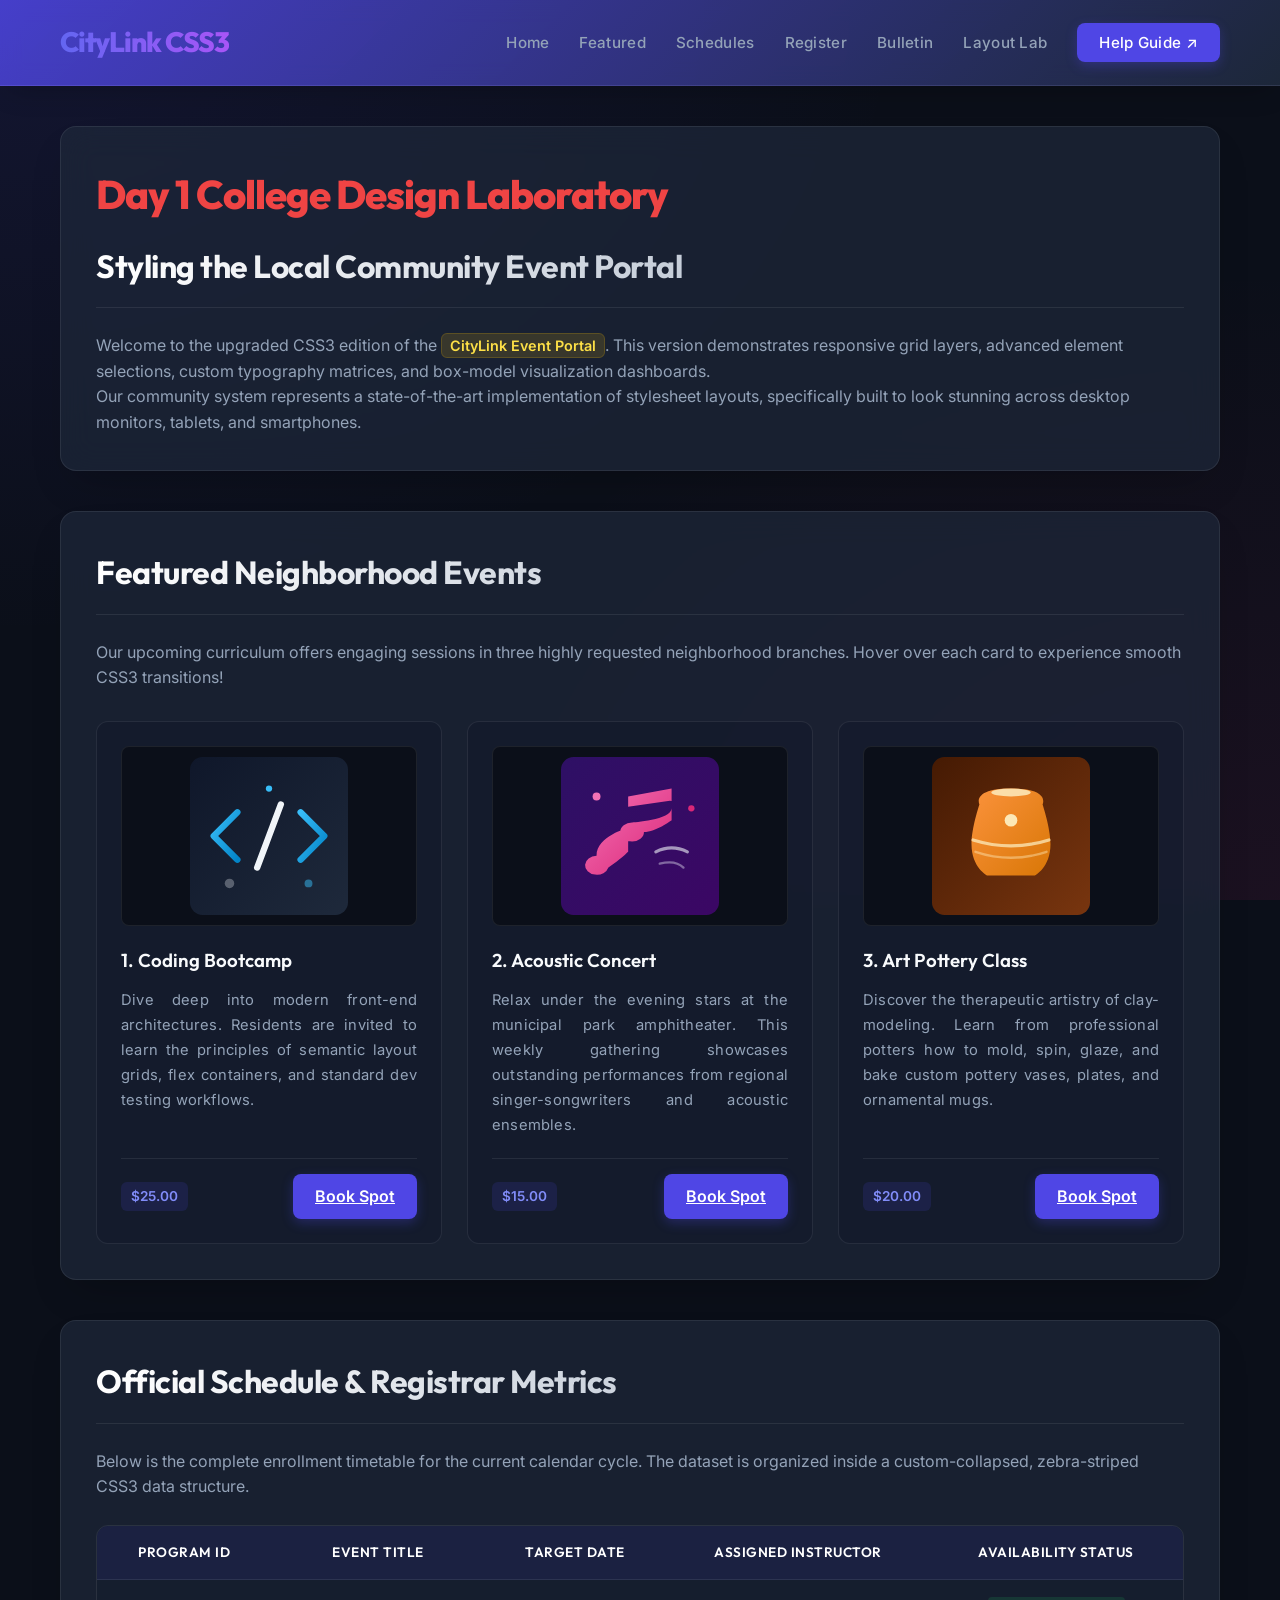
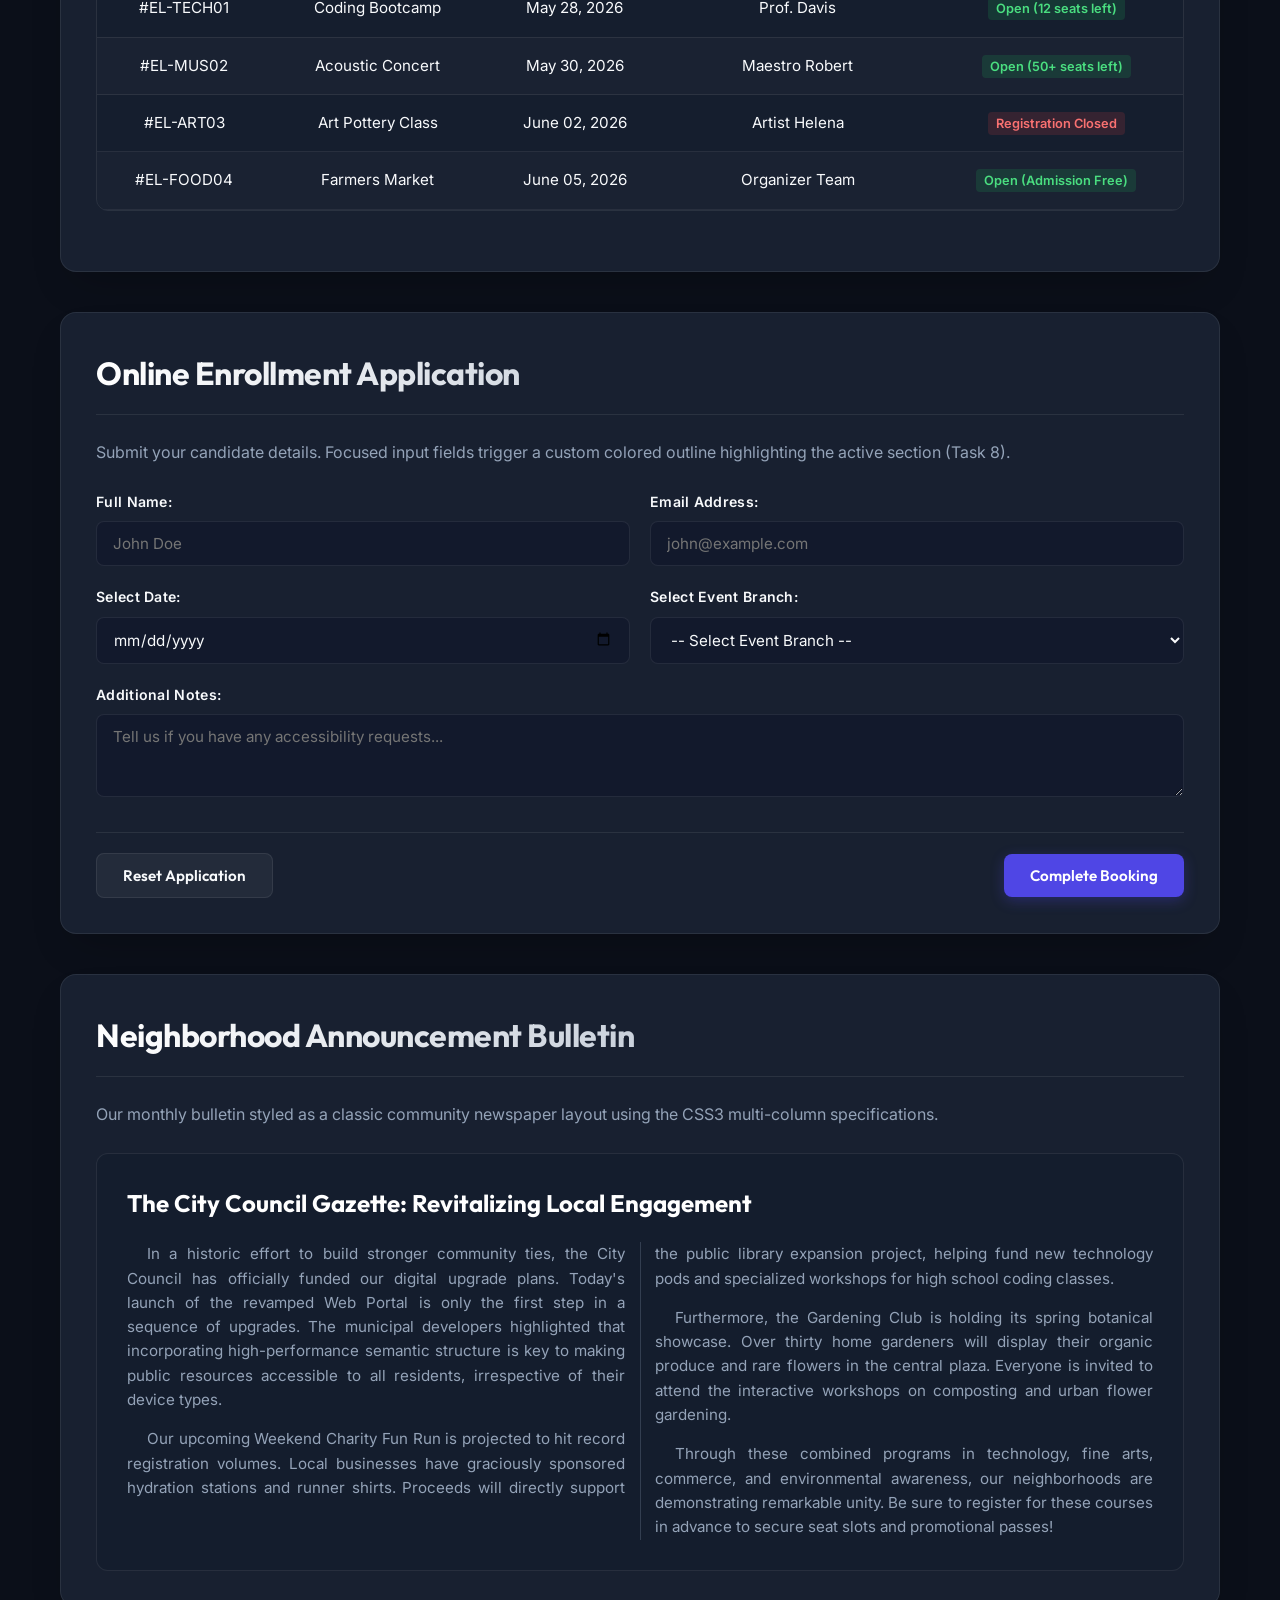
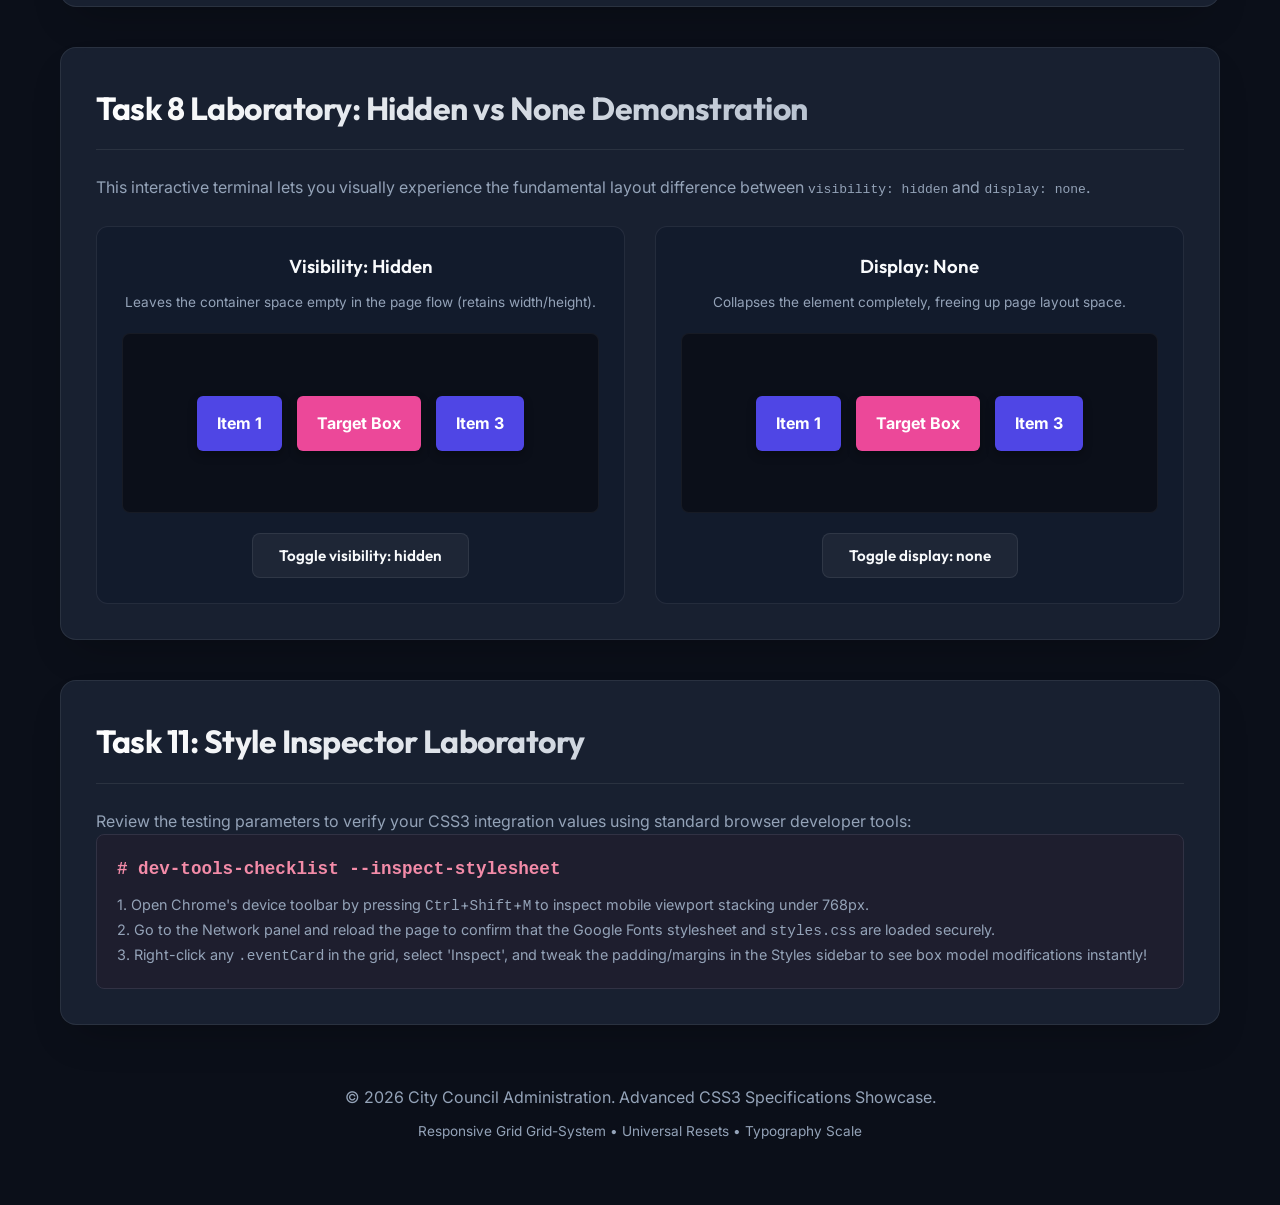
<file: Module_1_CSS3/index.html>
<!DOCTYPE html>
<html lang="en">
<head>
    <meta charset="UTF-8">
    <meta name="viewport" content="width=device-width, initial-scale=1.0">
    <title>CSS3 Local Community Event Portal</title>
    
    <!-- Task 1: Link to external stylesheet styles.css -->
    <link rel="stylesheet" href="styles.css">
    
    <!-- Task 1: Use an embedded <style> tag in the <head> to define body background parameters -->
    <style>
        /* Fallback properties and custom base styles for body load */
        body {
            /* Fallback color if the main gradient/image is slow to load */
            background-color: #0b0f19;
        }
        
        /* Task 3: Demonstration of an inline override and helper selector */
        .inline-override-guide {
            border-left: 3px solid #ff3b30;
            padding-left: 10px;
            margin-bottom: 20px;
        }
    </style>
</head>
<body>

    <!-- ========================================== -->
    <!-- Navigation & Header (Task 3 ID selector)   -->
    <!-- ========================================== -->
    <header id="mainHeader">
        <div class="header-container">
            <div class="logo">CityLink CSS3</div>
            <!-- Task 6: Nav menus using unstyled lists adjusted with spacing -->
            <nav id="mainNav">
                <ul>
                    <li><a href="#welcome">Home</a></li>
                    <li><a href="#gallery">Featured</a></li>
                    <li><a href="#table">Schedules</a></li>
                    <li><a href="#registration">Register</a></li>
                    <li><a href="#newsletter">Bulletin</a></li>
                    <li><a href="#sandbox">Layout Lab</a></li>
                    <li><a href="help.html" target="_blank" class="cta-button">Help Guide ↗</a></li>
                </ul>
            </nav>
        </div>
    </header>

    <!-- ========================================== -->
    <!-- Main Content Container                     -->
    <!-- ========================================== -->
    <main>
        
        <!-- Section 1: Welcome & Overview -->
        <section id="welcome" class="section-card">
            <!-- Task 1: Apply an inline style to make one heading red -->
            <h1 style="color: #ef4444; font-family: 'Outfit', sans-serif; font-size: 2.5rem; font-weight: 800; letter-spacing: -1px; margin-bottom: 15px;">
                Day 1 College Design Laboratory
            </h1>
            
            <h2 class="gradient-header">Styling the Local Community Event Portal</h2>
            <p class="highlight-lead">
                Welcome to the upgraded CSS3 edition of the <span class="highlight">CityLink Event Portal</span>. This version demonstrates responsive grid layers, advanced element selections, custom typography matrices, and box-model visualization dashboards.
            </p>
            <p>
                Our community system represents a state-of-the-art implementation of stylesheet layouts, specifically built to look stunning across desktop monitors, tablets, and smartphones.
            </p>
        </section>

        <!-- Section 2: CSS3 Grid Event Cards (Task 3, 4, 5, 8) -->
        <section id="gallery" class="section-card">
            <h2 class="gradient-header">Featured Neighborhood Events</h2>
            <p>Our upcoming curriculum offers engaging sessions in three highly requested neighborhood branches. Hover over each card to experience smooth CSS3 transitions!</p>
            
            <!-- Grid Container mapping Task 10 layout specs -->
            <div class="events-grid">
                
                <!-- Event Card 1: Coding Bootcamp (Task 3, 4, 8) -->
                <article class="eventCard">
                    <div>
                        <div class="event-card-img-wrapper">
                            <img src="assets/event1.svg" class="event-card-img" alt="Coding gears graphic" id="img-tech">
                        </div>
                        <h3>1. Coding Bootcamp</h3>
                        <p class="event-card-desc">
                            Dive deep into modern front-end architectures. Residents are invited to learn the principles of semantic layout grids, flex containers, and standard dev testing workflows.
                        </p>
                    </div>
                    <div class="event-card-meta">
                        <span class="event-fee-badge">$25.00</span>
                        <a href="#registration" class="cta-button" onclick="selectEvent('tech')">Book Spot</a>
                    </div>
                </article>

                <!-- Event Card 2: Acoustic Concert (Task 3, 4, 8) -->
                <article class="eventCard">
                    <div>
                        <div class="event-card-img-wrapper">
                            <img src="assets/event2.svg" class="event-card-img" alt="Acoustic music notes graphic" id="img-music">
                        </div>
                        <h3>2. Acoustic Concert</h3>
                        <p class="event-card-desc">
                            Relax under the evening stars at the municipal park amphitheater. This weekly gathering showcases outstanding performances from regional singer-songwriters and acoustic ensembles.
                        </p>
                    </div>
                    <div class="event-card-meta">
                        <span class="event-fee-badge">$15.00</span>
                        <a href="#registration" class="cta-button" onclick="selectEvent('music')">Book Spot</a>
                    </div>
                </article>

                <!-- Event Card 3: Pottery Class (Task 3, 4, 8) -->
                <article class="eventCard">
                    <div>
                        <div class="event-card-img-wrapper">
                            <img src="assets/event3.svg" class="event-card-img" alt="Pottery wheel graphic" id="img-art">
                        </div>
                        <h3>3. Art Pottery Class</h3>
                        <p class="event-card-desc">
                            Discover the therapeutic artistry of clay-modeling. Learn from professional potters how to mold, spin, glaze, and bake custom pottery vases, plates, and ornamental mugs.
                        </p>
                    </div>
                    <div class="event-card-meta">
                        <span class="event-fee-badge">$20.00</span>
                        <a href="#registration" class="cta-button" onclick="selectEvent('art')">Book Spot</a>
                    </div>
                </article>

            </div>
        </section>

        <!-- Section 3: Advanced Schedules Table (Task 7) -->
        <section id="table" class="section-card">
            <h2 class="gradient-header">Official Schedule & Registrar Metrics</h2>
            <p>Below is the complete enrollment timetable for the current calendar cycle. The dataset is organized inside a custom-collapsed, zebra-striped CSS3 data structure.</p>
            
            <div class="table-container">
                <table class="admin-table">
                    <thead>
                        <tr>
                            <th>Program ID</th>
                            <th>Event Title</th>
                            <th>Target Date</th>
                            <th>Assigned Instructor</th>
                            <th>Availability Status</th>
                        </tr>
                    </thead>
                    <tbody>
                        <tr>
                            <td>#EL-TECH01</td>
                            <td>Coding Bootcamp</td>
                            <td>May 28, 2026</td>
                            <td>Prof. Davis</td>
                            <td><span class="status-indicator open">Open (12 seats left)</span></td>
                        </tr>
                        <tr>
                            <td>#EL-MUS02</td>
                            <td>Acoustic Concert</td>
                            <td>May 30, 2026</td>
                            <td>Maestro Robert</td>
                            <td><span class="status-indicator open">Open (50+ seats left)</span></td>
                        </tr>
                        <tr>
                            <td>#EL-ART03</td>
                            <td>Art Pottery Class</td>
                            <td>June 02, 2026</td>
                            <td>Artist Helena</td>
                            <td><span class="status-indicator full">Registration Closed</span></td>
                        </tr>
                        <tr>
                            <td>#EL-FOOD04</td>
                            <td>Farmers Market</td>
                            <td>June 05, 2026</td>
                            <td>Organizer Team</td>
                            <td><span class="status-indicator open">Open (Admission Free)</span></td>
                        </tr>
                    </tbody>
                </table>
            </div>
        </section>

        <!-- Section 4: Grid-based Registration Form (Task 5 & 8 outline highlights) -->
        <section id="registration" class="section-card">
            <h2 class="gradient-header">Online Enrollment Application</h2>
            <p>Submit your candidate details. Focused input fields trigger a custom colored outline highlighting the active section (Task 8).</p>
            
            <form id="registrationForm" onsubmit="handleFormSubmit(event)">
                <div class="form-group">
                    <label for="name">Full Name:</label>
                    <input type="text" id="name" placeholder="John Doe" required>
                </div>
                
                <div class="form-group">
                    <label for="email">Email Address:</label>
                    <input type="email" id="email" placeholder="john@example.com" required>
                </div>
                
                <div class="form-group">
                    <label for="date">Select Date:</label>
                    <input type="date" id="date" required>
                </div>
                
                <div class="form-group">
                    <label for="eventSelect">Select Event Branch:</label>
                    <select id="eventSelect" required>
                        <option value="" disabled selected>-- Select Event Branch --</option>
                        <option value="tech">Coding Bootcamp ($25)</option>
                        <option value="music">Acoustic Concert ($15)</option>
                        <option value="art">Art Pottery Class ($20)</option>
                    </select>
                </div>
                
                <div class="form-group form-column-full">
                    <label for="comments">Additional Notes:</label>
                    <textarea id="comments" rows="3" placeholder="Tell us if you have any accessibility requests..."></textarea>
                </div>
                
                <div class="form-actions-row">
                    <button type="button" class="secondary-btn" onclick="clearForm()">Reset Application</button>
                    <button type="submit" class="primary-btn">Complete Booking</button>
                </div>
            </form>
        </section>

        <!-- Section 5: Multiple Columns Newspaper Bulletin (Task 9) -->
        <section id="newsletter" class="section-card">
            <h2 class="gradient-header">Neighborhood Announcement Bulletin</h2>
            <p>Our monthly bulletin styled as a classic community newspaper layout using the CSS3 multi-column specifications.</p>
            
            <div class="news-container">
                <h3 class="news-article-title">The City Council Gazette: Revitalizing Local Engagement</h3>
                <!-- Newspaper Column Layout -->
                <article class="newspaper-text">
                    <p>
                        In a historic effort to build stronger community ties, the City Council has officially funded our digital upgrade plans. Today's launch of the revamped Web Portal is only the first step in a sequence of upgrades. The municipal developers highlighted that incorporating high-performance semantic structure is key to making public resources accessible to all residents, irrespective of their device types.
                    </p>
                    <p>
                        Our upcoming Weekend Charity Fun Run is projected to hit record registration volumes. Local businesses have graciously sponsored hydration stations and runner shirts. Proceeds will directly support the public library expansion project, helping fund new technology pods and specialized workshops for high school coding classes.
                    </p>
                    <p>
                        Furthermore, the Gardening Club is holding its spring botanical showcase. Over thirty home gardeners will display their organic produce and rare flowers in the central plaza. Everyone is invited to attend the interactive workshops on composting and urban flower gardening.
                    </p>
                    <p>
                        Through these combined programs in technology, fine arts, commerce, and environmental awareness, our neighborhoods are demonstrating remarkable unity. Be sure to register for these courses in advance to secure seat slots and promotional passes!
                    </p>
                </article>
            </div>
        </section>

        <!-- Section 6: Box Model & Layout Sandbox: visibility: hidden vs display: none (Task 8) -->
        <section id="sandbox" class="section-card">
            <h2 class="gradient-header">Task 8 Laboratory: Hidden vs None Demonstration</h2>
            <p>This interactive terminal lets you visually experience the fundamental layout difference between <code>visibility: hidden</code> and <code>display: none</code>.</p>
            
            <div class="comparison-sandbox">
                
                <!-- Sandbox A: visibility: hidden -->
                <div class="sandbox-card">
                    <h3>Visibility: Hidden</h3>
                    <p class="explain-tag">Leaves the container space empty in the page flow (retains width/height).</p>
                    
                    <div class="sandbox-stage">
                        <div class="sandbox-item">Item 1</div>
                        <div class="sandbox-item target-hidden" id="visibleBox">Target Box</div>
                        <div class="sandbox-item">Item 3</div>
                    </div>
                    
                    <button type="button" class="secondary-btn" id="toggleVisibilityBtn">Toggle visibility: hidden</button>
                </div>

                <!-- Sandbox B: display: none -->
                <div class="sandbox-card">
                    <h3>Display: None</h3>
                    <p class="explain-tag">Collapses the element completely, freeing up page layout space.</p>
                    
                    <div class="sandbox-stage">
                        <div class="sandbox-item">Item 1</div>
                        <div class="sandbox-item target-hidden" id="displayBox">Target Box</div>
                        <div class="sandbox-item">Item 3</div>
                    </div>
                    
                    <button type="button" class="secondary-btn" id="toggleDisplayBtn">Toggle display: none</button>
                </div>

            </div>
        </section>

        <!-- Section 7: Chrome DevTools and Lab Guidelines (Task 11) -->
        <section id="dev-lab" class="section-card">
            <h2 class="gradient-header">Task 11: Style Inspector Laboratory</h2>
            <p>Review the testing parameters to verify your CSS3 integration values using standard browser developer tools:</p>
            
            <div class="dev-lab-box">
                <div class="dev-lab-title"># dev-tools-checklist --inspect-stylesheet</div>
                <p>1. Open Chrome's device toolbar by pressing <kbd>Ctrl</kbd>+<kbd>Shift</kbd>+<kbd>M</kbd> to inspect mobile viewport stacking under 768px.</p>
                <p>2. Go to the Network panel and reload the page to confirm that the Google Fonts stylesheet and <code>styles.css</code> are loaded securely.</p>
                <p>3. Right-click any <code>.eventCard</code> in the grid, select 'Inspect', and tweak the padding/margins in the Styles sidebar to see box model modifications instantly!</p>
            </div>
        </section>

    </main>

    <!-- ========================================== -->
    <!-- Footer Section                             -->
    <!-- ========================================== -->
    <footer>
        <div class="header-container" style="justify-content: center; flex-direction: column; gap: 10px;">
            <p>&copy; 2026 City Council Administration. Advanced CSS3 Specifications Showcase.</p>
            <p style="font-size: 0.85rem; color: var(--text-muted);">Responsive Grid Grid-System • Universal Resets • Typography Scale</p>
        </div>
    </footer>

    <!-- Task 8 Comparison Script -->
    <script src="script.js"></script>
</body>
</html>
</file>
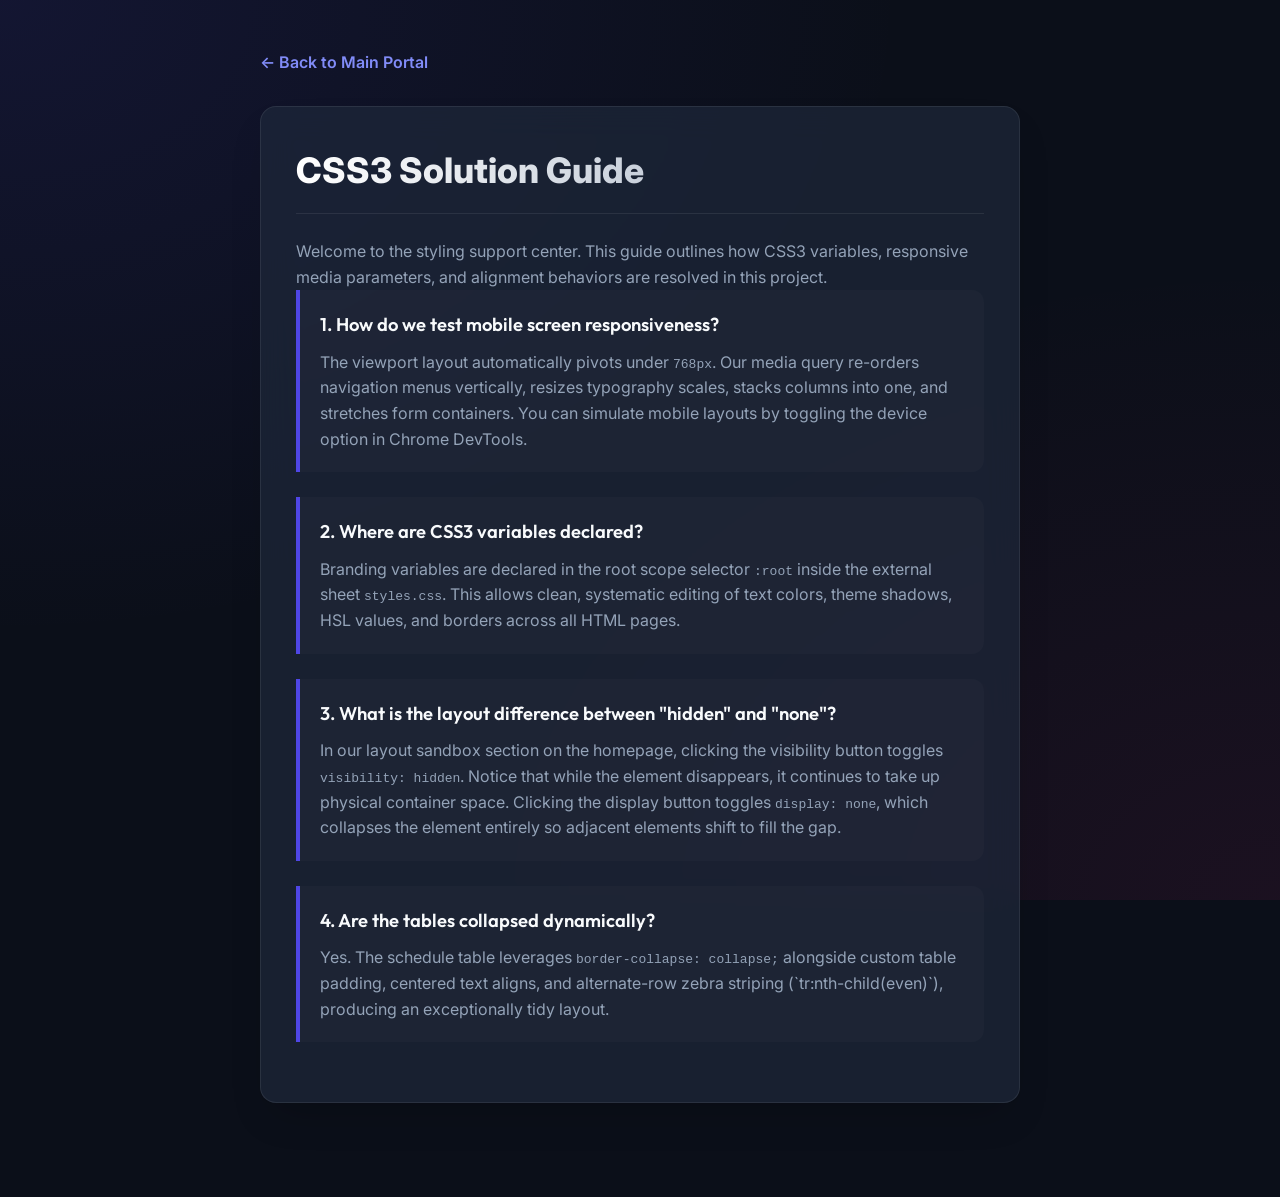
<file: Module_1_CSS3/help.html>
<!DOCTYPE html>
<html lang="en">
<head>
    <meta charset="UTF-8">
    <meta name="viewport" content="width=device-width, initial-scale=1.0">
    <title>Help Center & Styles Guide - CityLink Portal</title>
    <link rel="stylesheet" href="styles.css">
    <style>
        .help-wrapper {
            max-width: 800px;
            margin: 50px auto;
        }
        .help-nav {
            margin-bottom: 30px;
        }
        .help-nav a {
            color: #818cf8;
            text-decoration: none;
            font-weight: 600;
        }
        .help-nav a:hover {
            text-decoration: underline;
        }
        .faq-block {
            margin-bottom: 25px;
            border-left: 4px solid var(--primary);
            padding-left: 20px;
            background: rgba(255,255,255,0.02);
            padding: 20px;
            border-radius: 0 12px 12px 0;
        }
        .faq-block h3 {
            font-size: 1.15rem;
            margin-bottom: 10px;
        }
    </style>
</head>
<body>

    <main class="help-wrapper">
        <div class="help-nav">
            <a href="index.html">← Back to Main Portal</a>
        </div>

        <section class="section-card">
            <h1 class="gradient-header" style="font-size: 2.2rem; font-weight: 800;">CSS3 Solution Guide</h1>
            <p>Welcome to the styling support center. This guide outlines how CSS3 variables, responsive media parameters, and alignment behaviors are resolved in this project.</p>

            <div class="faq-block">
                <h3>1. How do we test mobile screen responsiveness?</h3>
                <p>The viewport layout automatically pivots under <code>768px</code>. Our media query re-orders navigation menus vertically, resizes typography scales, stacks columns into one, and stretches form containers. You can simulate mobile layouts by toggling the device option in Chrome DevTools.</p>
            </div>

            <div class="faq-block">
                <h3>2. Where are CSS3 variables declared?</h3>
                <p>Branding variables are declared in the root scope selector <code>:root</code> inside the external sheet <code>styles.css</code>. This allows clean, systematic editing of text colors, theme shadows, HSL values, and borders across all HTML pages.</p>
            </div>

            <div class="faq-block">
                <h3>3. What is the layout difference between "hidden" and "none"?</h3>
                <p>In our layout sandbox section on the homepage, clicking the visibility button toggles <code>visibility: hidden</code>. Notice that while the element disappears, it continues to take up physical container space. Clicking the display button toggles <code>display: none</code>, which collapses the element entirely so adjacent elements shift to fill the gap.</p>
            </div>

            <div class="faq-block">
                <h3>4. Are the tables collapsed dynamically?</h3>
                <p>Yes. The schedule table leverages <code>border-collapse: collapse;</code> alongside custom table padding, centered text aligns, and alternate-row zebra striping (`tr:nth-child(even)`), producing an exceptionally tidy layout.</p>
            </div>
        </section>
    </main>

</body>
</html>
</file>
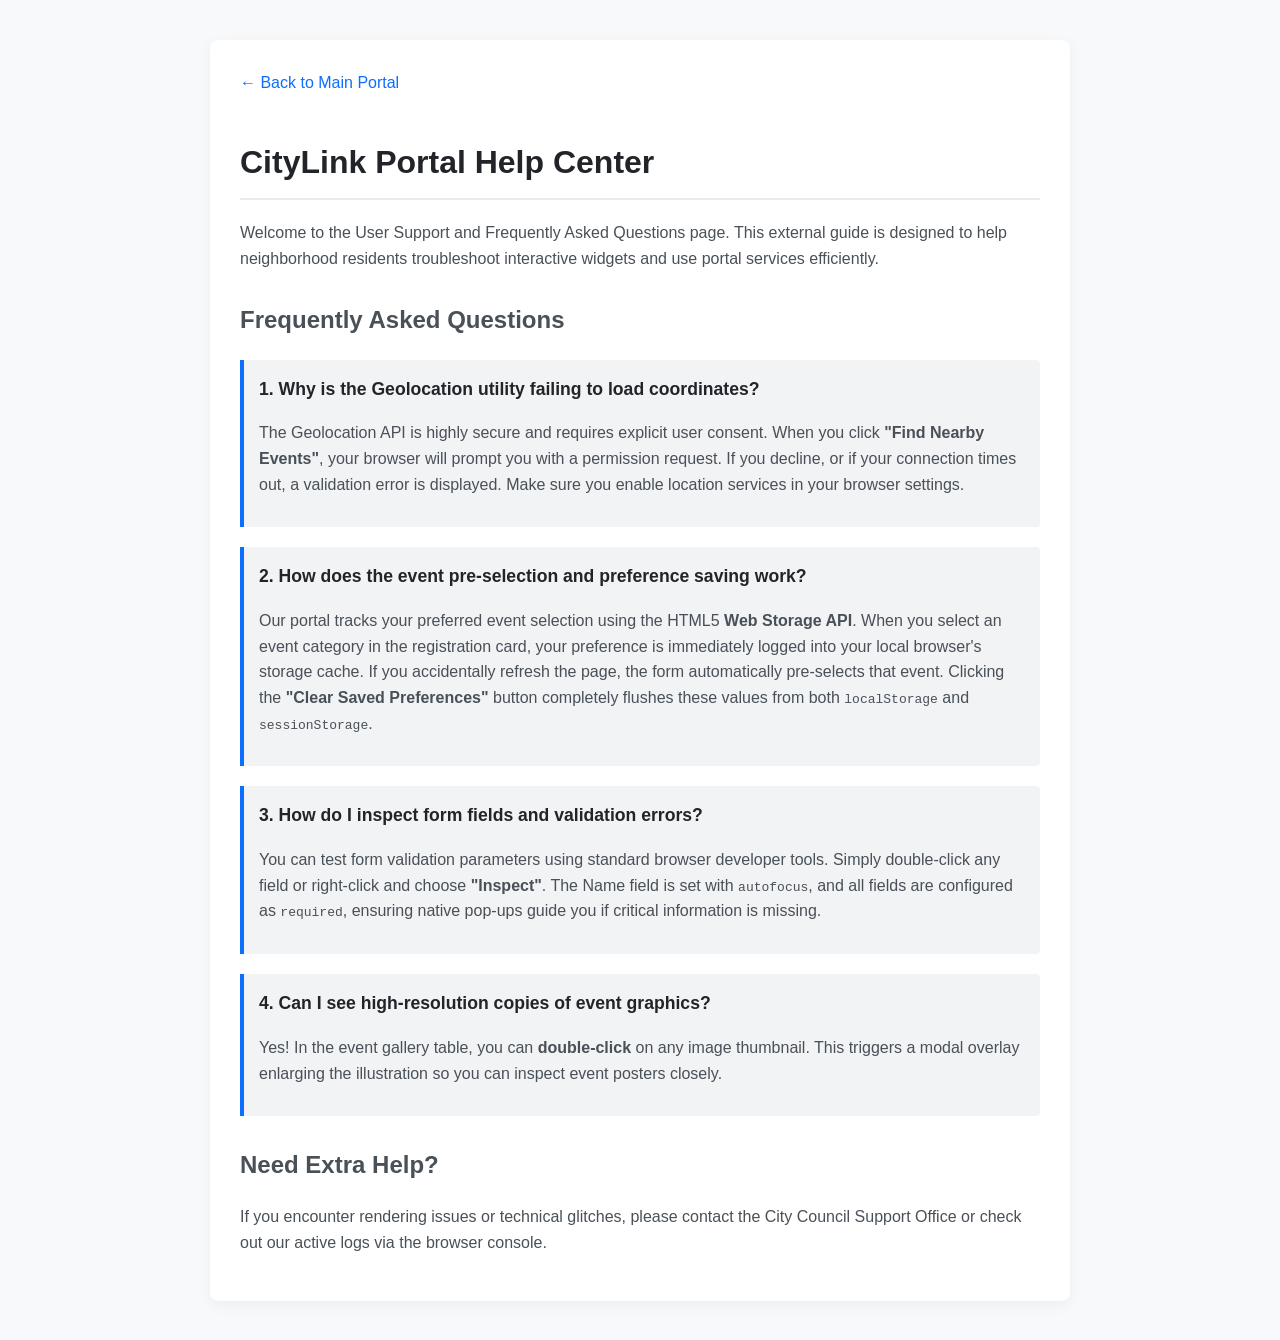
<file: Module_1_HTML5/help.html>
<!DOCTYPE html>
<html lang="en">
<head>
    <meta charset="UTF-8">
    <meta name="viewport" content="width=device-width, initial-scale=1.0">
    <title>Help & User Guide - CityLink Portal</title>
    <link rel="stylesheet" href="style.css">
    <style>
        body {
            background-color: #f8f9fa;
        }
        .help-container {
            max-width: 800px;
            margin: 40px auto;
            padding: 30px;
            background: #ffffff;
            border-radius: 8px;
            box-shadow: 0 4px 15px rgba(0,0,0,0.05);
        }
        .back-link {
            display: inline-block;
            margin-bottom: 20px;
            color: #0d6efd;
            text-decoration: none;
            font-weight: 500;
        }
        .back-link:hover {
            text-decoration: underline;
        }
        h1 {
            color: #212529;
            border-bottom: 2px solid #e9ecef;
            padding-bottom: 10px;
            margin-bottom: 20px;
        }
        h2 {
            color: #495057;
            margin-top: 30px;
        }
        .faq-item {
            margin-bottom: 20px;
            padding: 15px;
            background: #f1f3f5;
            border-left: 4px solid #0d6efd;
            border-radius: 0 4px 4px 0;
        }
        .faq-item h3 {
            margin-top: 0;
            color: #212529;
            font-size: 1.1rem;
        }
    </style>
</head>
<body>

    <div class="help-container">
        <!-- Anchor link returning to index.html -->
        <a href="index.html" class="back-link">← Back to Main Portal</a>

        <h1>CityLink Portal Help Center</h1>
        <p class="lead">Welcome to the User Support and Frequently Asked Questions page. This external guide is designed to help neighborhood residents troubleshoot interactive widgets and use portal services efficiently.</p>

        <h2>Frequently Asked Questions</h2>

        <div class="faq-item">
            <h3>1. Why is the Geolocation utility failing to load coordinates?</h3>
            <p>The Geolocation API is highly secure and requires explicit user consent. When you click <strong>"Find Nearby Events"</strong>, your browser will prompt you with a permission request. If you decline, or if your connection times out, a validation error is displayed. Make sure you enable location services in your browser settings.</p>
        </div>

        <div class="faq-item">
            <h3>2. How does the event pre-selection and preference saving work?</h3>
            <p>Our portal tracks your preferred event selection using the HTML5 <strong>Web Storage API</strong>. When you select an event category in the registration card, your preference is immediately logged into your local browser's storage cache. If you accidentally refresh the page, the form automatically pre-selects that event. Clicking the <strong>"Clear Saved Preferences"</strong> button completely flushes these values from both <code>localStorage</code> and <code>sessionStorage</code>.</p>
        </div>

        <div class="faq-item">
            <h3>3. How do I inspect form fields and validation errors?</h3>
            <p>You can test form validation parameters using standard browser developer tools. Simply double-click any field or right-click and choose <strong>"Inspect"</strong>. The Name field is set with <code>autofocus</code>, and all fields are configured as <code>required</code>, ensuring native pop-ups guide you if critical information is missing.</p>
        </div>

        <div class="faq-item">
            <h3>4. Can I see high-resolution copies of event graphics?</h3>
            <p>Yes! In the event gallery table, you can <strong>double-click</strong> on any image thumbnail. This triggers a modal overlay enlarging the illustration so you can inspect event posters closely.</p>
        </div>

        <h2>Need Extra Help?</h2>
        <p>If you encounter rendering issues or technical glitches, please contact the City Council Support Office or check out our active logs via the browser console.</p>
    </div>

</body>
</html>
</file>
<file: Module_1_CSS3/styles.css>
/* ========================================================================= */
/* CSS3 PORTAL STYLESHEET                                                    */
/* Theme: Styling the "Local Community Event Portal"                        */
/* Objective: Apply advanced CSS3 specifications, modular architectures,    */
/* and beautiful responsive layouts.                                         */
/* ========================================================================= */

/* ========================================== */
/* 1. Imports & Core Variables                */
/* ========================================== */
/* Task 5: Use @import to include premium Google Fonts (Outfit & Inter) */
@import url('https://fonts.googleapis.com/css2?family=Inter:wght@300;400;500;600&family=Outfit:wght@400;500;700;800&display=swap');

:root {
    /* Task 4: Using HEX and RGBA color codes for branding variables */
    --primary: #4f46e5;
    --primary-hover: #4338ca;
    --primary-rgba: rgba(79, 70, 229, 0.15);
    
    --bg-dark: #0f172a;
    --bg-card: rgba(30, 41, 59, 0.7);
    --bg-body: #0b0f19;
    
    --text-main: #f8fafc;
    --text-muted: #94a3b8;
    --border-color: rgba(255, 255, 255, 0.08);
    
    --highlight-bg: rgba(234, 179, 8, 0.15);
    --highlight-text: #fde047;
    
    --white: #ffffff;
    --white-rgba: rgba(255, 255, 255, 0.05);
}

/* ========================================== */
/* 2. Selectors Playground & Core Resets      */
/* ========================================== */
/* Task 3: Universal selector * to reset margins, padding, and box-sizing */
* {
    margin: 0;
    padding: 0;
    box-sizing: border-box;
}

/* Task 4: Background image on body with a fallback solid color */
body {
    background-color: var(--bg-body);
    background-image: 
        radial-gradient(at 0% 0%, rgba(79, 70, 229, 0.12) 0, transparent 50%), 
        radial-gradient(at 100% 100%, rgba(219, 39, 119, 0.08) 0, transparent 50%);
    background-attachment: fixed;
    font-family: 'Inter', -apple-system, sans-serif;
    color: var(--text-main);
    line-height: 1.6;
    padding-bottom: 5vh; /* Task 10: Using vh for flexible padding */
}

/* Task 3: Element selector to style all h2 titles uniformly */
h2 {
    font-family: 'Outfit', sans-serif;
    font-size: 2rem;
    font-weight: 700;
    margin-bottom: 12px;
    letter-spacing: -0.5px;
    color: var(--text-main);
}

/* Task 3: Grouping selector for h3 and p to style typography together */
h3, p {
    font-family: 'Inter', sans-serif;
    color: var(--text-muted);
}

h3 {
    font-family: 'Outfit', sans-serif;
    color: var(--text-main);
    font-weight: 600;
}

/* Task 3 & 4: ID selector #mainHeader for the top hero banner with gradients */
#mainHeader {
    background: linear-gradient(135deg, rgba(79, 70, 229, 0.85) 0%, rgba(30, 41, 59, 0.95) 100%);
    backdrop-filter: blur(12px);
    border-bottom: 1px solid var(--border-color);
    position: sticky;
    top: 0;
    z-index: 1000;
    box-shadow: 0 10px 30px -10px rgba(0, 0, 0, 0.3);
}

.header-container {
    max-width: 1200px;
    margin: 0 auto;
    display: flex;
    justify-content: space-between;
    align-items: center;
    padding: 20px;
    width: 100%;
}

.logo {
    font-family: 'Outfit', sans-serif;
    font-size: 1.75rem;
    font-weight: 800;
    background: linear-gradient(to right, #6366f1, #a855f7);
    -webkit-background-clip: text;
    -webkit-text-fill-color: transparent;
    letter-spacing: -1px;
}

/* ========================================== */
/* 3. Link and List Styling (Task 6)          */
/* ========================================== */
/* Navigation list structure resetting default padding/list markers */
#mainNav ul {
    list-style-type: none; /* Removes bullets */
    list-style-position: inside; /* Standard listing property */
    display: flex;
    gap: 30px;
    align-items: center;
}

/* Spacing adjustments on list items */
#mainNav li {
    margin: 0;
    padding: 5px 0;
}

/* Task 6: Styling links with pseudo-classes: :link, :visited, :hover, :active */
#mainNav a:link {
    color: var(--text-muted);
    text-decoration: none;
    font-weight: 500;
    font-size: 0.95rem;
    letter-spacing: 0.3px;
    transition: color 0.3s ease;
}

#mainNav a:visited {
    color: var(--text-muted); /* Prevent visited links from turning purple */
}

#mainNav a:hover {
    color: var(--white);
}

#mainNav a:active {
    color: var(--primary);
}

/* Special Call To Action Button with descriptive comment (Task 2) */
/* Style for main CTA button */
.cta-button {
    background-color: var(--primary);
    color: var(--white) !important;
    padding: 10px 22px;
    border-radius: 8px;
    font-weight: 600;
    box-shadow: 0 4px 12px rgba(79, 70, 229, 0.3);
    transition: transform 0.2s ease, background-color 0.2s ease, box-shadow 0.2s ease !important;
}

.cta-button:hover {
    background-color: var(--primary-hover);
    transform: translateY(-1px);
    box-shadow: 0 6px 16px rgba(79, 70, 229, 0.4);
}

.cta-button:active {
    transform: translateY(1px);
}

/* ========================================== */
/* 4. Page Layout and Card System             */
/* ========================================== */
main {
    max-width: 1200px;
    margin: 40px auto 0 auto;
    padding: 0 20px;
}

/* Task 4: Section header gradients and card layout container shapes */
.section-card {
    background-color: var(--bg-card);
    backdrop-filter: blur(16px);
    border: 1px solid var(--border-color);
    border-radius: 16px;
    padding: 35px;
    margin-bottom: 40px;
    box-shadow: 0 20px 40px -15px rgba(0,0,0,0.25);
}

/* Gradient Header Styling for section dividers */
.gradient-header {
    background: linear-gradient(90deg, var(--white) 0%, var(--text-muted) 100%);
    -webkit-background-clip: text;
    -webkit-text-fill-color: transparent;
    border-bottom: 1px solid var(--border-color);
    padding-bottom: 15px;
    margin-bottom: 25px;
}

/* CSS3 Custom Highlight rule */
.highlight {
    background-color: var(--highlight-bg);
    color: var(--highlight-text);
    padding: 3px 8px;
    border-radius: 6px;
    font-weight: 600;
    font-size: 0.9rem;
    border: 1px solid rgba(234, 179, 8, 0.2);
}

/* Task 10: CSS3 Grid Layout for Event Card Cards */
.events-grid {
    display: grid;
    grid-template-columns: repeat(auto-fit, minmax(320px, 1fr));
    gap: 25px;
    margin-top: 30px;
}

/* Task 3 & 8: Class selector .eventCard with border, padding, and margins */
.eventCard {
    background: rgba(15, 23, 42, 0.4);
    border: 1px solid var(--border-color);
    border-radius: 12px;
    padding: 24px;
    margin: 0; /* Clear default list spacing */
    transition: transform 0.3s ease, border-color 0.3s ease, box-shadow 0.3s ease;
    display: flex;
    flex-direction: column;
    justify-content: space-between;
}

.eventCard:hover {
    transform: translateY(-5px);
    border-color: rgba(79, 70, 229, 0.4);
    box-shadow: 0 12px 30px -10px rgba(79, 70, 229, 0.2);
}

/* Task 4: Border elements inside eventCard for images */
.event-card-img-wrapper {
    width: 100%;
    height: 180px;
    border-radius: 8px;
    overflow: hidden;
    margin-bottom: 20px;
    border: 1px solid var(--border-color);
    background: #0b0f19;
    padding: 10px;
}

.event-card-img {
    width: 100%;
    height: 100%;
    object-fit: contain;
    transition: transform 0.5s ease;
}

.eventCard:hover .event-card-img {
    transform: scale(1.05);
}

/* Task 5: Custom typography styling on descriptions using letter-spacing & line-height */
.event-card-desc {
    font-size: 0.92rem;
    line-height: 1.7; /* Premium reading layout */
    letter-spacing: 0.2px;
    margin: 12px 0 20px 0;
    text-align: justify;
}

.event-card-meta {
    display: flex;
    justify-content: space-between;
    align-items: center;
    border-top: 1px solid var(--border-color);
    padding-top: 15px;
    margin-top: auto;
}

.event-fee-badge {
    background: var(--primary-rgba);
    color: #818cf8;
    padding: 4px 10px;
    border-radius: 6px;
    font-size: 0.85rem;
    font-weight: 600;
}

/* ========================================== */
/* 5. Custom Table Styling (Task 7)           */
/* ========================================== */
.table-container {
    width: 100%;
    overflow-x: auto; /* Allow horizontal scrolling on very narrow viewports */
    margin: 25px 0;
    border-radius: 12px;
    border: 1px solid var(--border-color);
}

/* Table rules collapse, centering, alignment */
.admin-table {
    width: 100%;
    border-collapse: collapse; /* Collapse borders */
    text-align: center; /* Center-align text */
    background: rgba(15, 23, 42, 0.3);
}

.admin-table th, 
.admin-table td {
    padding: 16px 20px;
    font-size: 0.95rem;
    border-bottom: 1px solid var(--border-color);
}

.admin-table th {
    background-color: rgba(79, 70, 229, 0.1);
    color: var(--white);
    font-weight: 600;
    font-family: 'Outfit', sans-serif;
    letter-spacing: 0.5px;
    text-transform: uppercase;
    font-size: 0.85rem;
}

/* Zebra striping to rows using nth-child(even) */
.admin-table tbody tr:nth-child(even) {
    background-color: rgba(255, 255, 255, 0.02);
}

.admin-table tbody tr:hover {
    background-color: rgba(79, 70, 229, 0.05);
}

.status-indicator {
    padding: 4px 8px;
    border-radius: 4px;
    font-size: 0.8rem;
    font-weight: 600;
}

.status-indicator.open {
    background: rgba(34, 197, 94, 0.15);
    color: #4ade80;
}

.status-indicator.full {
    background: rgba(239, 68, 68, 0.15);
    color: #f87171;
}

/* ========================================== */
/* 6. Form outline & Styling (Task 8 & 5)      */
/* ========================================== */
#registrationForm {
    display: grid;
    grid-template-columns: 1fr 1fr;
    gap: 20px;
    margin-top: 25px;
}

.form-column-full {
    grid-column: span 2;
}

.form-group {
    display: flex;
    flex-direction: column;
}

.form-group label {
    font-size: 0.88rem;
    font-weight: 600;
    margin-bottom: 8px;
    color: var(--text-main);
    letter-spacing: 0.3px;
}

.form-group input, 
.form-group select, 
.form-group textarea {
    background: rgba(15, 23, 42, 0.6);
    border: 1px solid var(--border-color);
    color: var(--text-main);
    padding: 12px 16px;
    border-radius: 8px;
    font-size: 0.95rem;
    font-family: inherit;
    transition: border-color 0.3s, outline 0.3s, box-shadow 0.3s;
}

/* Task 8: Add distinct neon outline to highlight selected fields in a form */
.form-group input:focus, 
.form-group select:focus, 
.form-group textarea:focus {
    border-color: #818cf8;
    outline: 2px solid #4f46e5; /* Distinct color outline */
    box-shadow: 0 0 10px rgba(79, 70, 229, 0.3);
}

.form-actions-row {
    grid-column: span 2;
    display: flex;
    justify-content: space-between;
    align-items: center;
    margin-top: 15px;
    border-top: 1px solid var(--border-color);
    padding-top: 20px;
}

button {
    font-family: 'Outfit', sans-serif;
    font-weight: 600;
    font-size: 0.95rem;
    padding: 12px 26px;
    border-radius: 8px;
    cursor: pointer;
    border: none;
    transition: all 0.2s ease;
}

button.primary-btn {
    background: var(--primary);
    color: var(--white);
    box-shadow: 0 4px 14px rgba(79, 70, 229, 0.3);
}

button.primary-btn:hover {
    background: var(--primary-hover);
    transform: translateY(-2px);
    box-shadow: 0 6px 20px rgba(79, 70, 229, 0.4);
}

button.secondary-btn {
    background: rgba(255, 255, 255, 0.05);
    color: var(--text-main);
    border: 1px solid var(--border-color);
}

button.secondary-btn:hover {
    background: rgba(255, 255, 255, 0.1);
}

/* ========================================== */
/* 7. Newspaper Multiple Columns (Task 9)     */
/* ========================================== */
/* Style for community newsletter article */
.news-container {
    background: rgba(15, 23, 42, 0.3);
    border: 1px solid var(--border-color);
    border-radius: 12px;
    padding: 30px;
    margin-top: 25px;
}

.news-article-title {
    font-size: 1.5rem;
    font-weight: 700;
    margin-bottom: 20px;
    color: var(--white);
    font-family: 'Outfit', sans-serif;
    text-transform: capitalize;
}

.newspaper-text {
    /* Task 9: Multiple Columns in Text */
    column-count: 2;
    column-gap: 30px;
    column-rule: 1px solid rgba(148, 163, 184, 0.25);
    
    text-align: justify;
    font-size: 0.95rem;
    color: var(--text-muted);
}

.newspaper-text p {
    margin-bottom: 15px;
    text-indent: 20px;
}

/* ========================================== */
/* 8. Visibility hidden vs Display none Widget*/
/* ========================================== */
.comparison-sandbox {
    display: grid;
    grid-template-columns: 1fr 1fr;
    gap: 30px;
    margin-top: 25px;
}

.sandbox-card {
    background: rgba(15, 23, 42, 0.5);
    border: 1px solid var(--border-color);
    border-radius: 12px;
    padding: 25px;
    text-align: center;
}

.sandbox-stage {
    background: #0b0f19;
    border: 1px solid rgba(255,255,255,0.05);
    border-radius: 8px;
    height: 180px;
    margin: 20px 0;
    display: flex;
    justify-content: center;
    align-items: center;
    gap: 15px;
    position: relative;
}

.sandbox-item {
    background: var(--primary);
    color: var(--white);
    padding: 15px 20px;
    border-radius: 6px;
    font-weight: bold;
    box-shadow: 0 4px 10px rgba(0,0,0,0.3);
    transition: all 0.3s ease;
}

.sandbox-item.target-hidden {
    background: #ec4899; /* Pink color for comparison items */
}

/* Comparison triggers */
/* Class for task comparing display: none */
.display-none-effect {
    display: none !important;
}

/* Class for task comparing visibility: hidden */
.visibility-hidden-effect {
    visibility: hidden !important;
}

.explain-tag {
    font-size: 0.85rem;
    color: var(--text-muted);
    margin-top: 10px;
    display: block;
}

/* ========================================== */
/* 9. Video Container Integration            */
/* ========================================== */
.video-frame-wrapper {
    max-width: 800px;
    margin: 25px auto;
    border-radius: 12px;
    overflow: hidden;
    border: 1px solid var(--border-color);
    box-shadow: 0 15px 35px rgba(0,0,0,0.3);
}

.video-element {
    width: 100%;
    display: block;
}

/* ========================================== */
/* 10. Responsive Web Design (Task 10)        */
/* ========================================== */
/* Media query for screens smaller than 768px */
@media (max-width: 768px) {
    /* Stack navigation links vertically instead of horizontally */
    .header-container {
        flex-direction: column;
        gap: 20px;
        padding: 15px;
    }
    
    #mainNav ul {
        flex-direction: column;
        gap: 12px;
        width: 100%;
        text-align: center;
    }
    
    #mainNav li {
        width: 100%;
    }
    
    #mainNav a:link {
        display: block;
        padding: 8px 0;
        font-size: 1.05rem;
    }

    /* Reduce image sizes and font sizes */
    h2 {
        font-size: 1.6rem;
    }
    
    .gradient-header {
        font-size: 1.6rem;
    }

    .section-card {
        padding: 20px;
        margin-bottom: 25px;
    }

    /* Responsive Form adjustments */
    #registrationForm {
        grid-template-columns: 1fr; /* Single column layout for smaller viewports */
        gap: 15px;
    }
    
    .form-column-full {
        grid-column: span 1;
    }
    
    .form-actions-row {
        grid-column: span 1;
        flex-direction: column;
        gap: 15px;
        align-items: stretch;
    }
    
    button {
        width: 100%;
        text-align: center;
    }

    /* Newspaper columns stacking for mobile screens */
    .newspaper-text {
        column-count: 1; /* Reset columns */
        column-gap: 0;
        column-rule: none;
    }

    /* Comparison columns stacking */
    .comparison-sandbox {
        grid-template-columns: 1fr;
        gap: 20px;
    }
}

/* Additional layout tools checking loader states (Task 11) */
.dev-lab-box {
    background: #1e1e2e;
    border: 1px solid #313244;
    border-radius: 8px;
    padding: 20px;
    font-family: monospace;
    font-size: 0.9rem;
    color: #cdd6f4;
}

.dev-lab-title {
    color: #f38ba8;
    margin-bottom: 10px;
    font-size: 1.1rem;
    font-weight: bold;
}
</file>
<file: Module_1_HTML5/style.css>
/* ========================================================== */
/* HTML5 Portal Base Stylesheet                              */
/* ========================================================== */

/* Typography & General Defaults */
body {
    font-family: -apple-system, BlinkMacSystemFont, "Segoe UI", Roboto, "Helvetica Neue", Arial, sans-serif;
    color: #212529;
    line-height: 1.6;
    margin: 0;
    padding: 0;
    background-color: #f4f6f9;
}

/* Header & Navigation Styles */
header {
    background-color: #212529;
    color: #ffffff;
    padding: 15px 0;
    position: sticky;
    top: 0;
    z-index: 100;
    box-shadow: 0 2px 4px rgba(0,0,0,0.1);
}

.header-container {
    max-width: 1100px;
    margin: 0 auto;
    display: flex;
    justify-content: space-between;
    align-items: center;
    padding: 0 20px;
}

.logo {
    margin: 0;
    font-size: 1.5rem;
    font-weight: 700;
    letter-spacing: 0.5px;
}

#mainNav ul {
    list-style-type: none;
    margin: 0;
    padding: 0;
    display: flex;
    gap: 20px;
    align-items: center;
}

#mainNav a {
    color: #ced4da;
    text-decoration: none;
    font-size: 0.95rem;
    font-weight: 500;
    transition: color 0.2s ease;
}

#mainNav a:hover {
    color: #ffffff;
}

#mainNav a.help-btn {
    background-color: #0d6efd;
    color: #ffffff;
    padding: 6px 12px;
    border-radius: 4px;
    transition: background-color 0.2s ease;
}

#mainNav a.help-btn:hover {
    background-color: #0b5ed7;
}

/* Main Container Layout */
main {
    max-width: 1100px;
    margin: 30px auto;
    padding: 0 20px;
}

section {
    background: #ffffff;
    border-radius: 8px;
    padding: 25px;
    margin-bottom: 30px;
    box-shadow: 0 2px 8px rgba(0, 0, 0, 0.05);
}

section h2 {
    margin-top: 0;
    color: #212529;
    border-bottom: 2px solid #e9ecef;
    padding-bottom: 10px;
    font-size: 1.75rem;
}

p {
    margin-bottom: 15px;
    color: #495057;
}

/* Gallery and Table Styles (Task 4) */
.event-gallery-table {
    width: 100%;
    border-collapse: separate;
    border-spacing: 15px;
    margin-top: 20px;
}

.event-gallery-table caption {
    font-size: 0.9rem;
    font-style: italic;
    color: #6c757d;
    margin-bottom: 10px;
    text-align: right;
}

.gallery-card {
    background: #f8f9fa;
    border: 1px solid #dee2e6;
    border-radius: 8px;
    padding: 15px;
    text-align: center;
    box-shadow: 0 2px 4px rgba(0,0,0,0.02);
    transition: transform 0.2s ease, box-shadow 0.2s ease;
}

.gallery-card:hover {
    transform: translateY(-3px);
    box-shadow: 0 4px 10px rgba(0,0,0,0.08);
}

/* Custom class applied for borders on image tags (Task 4) */
.gallery-img {
    max-width: 100%;
    height: 120px;
    object-fit: contain;
    border: 3px solid #ced4da;
    border-radius: 6px;
    background-color: #ffffff;
    padding: 5px;
    cursor: pointer;
    transition: border-color 0.2s ease;
}

.gallery-img:hover {
    border-color: #0d6efd;
}

.event-caption {
    display: block;
    margin-top: 10px;
    font-size: 0.9rem;
    font-weight: 600;
    color: #212529;
}

/* Registration Form (Task 5) */
#registrationForm {
    max-width: 600px;
    margin: 20px 0;
}

.form-group {
    margin-bottom: 20px;
}

.form-group label {
    display: block;
    margin-bottom: 8px;
    font-weight: 600;
    color: #343a40;
}

.form-group input, 
.form-group select, 
.form-group textarea {
    width: 100%;
    padding: 10px 12px;
    border: 1px solid #ced4da;
    border-radius: 4px;
    box-sizing: border-box;
    font-size: 1rem;
    transition: border-color 0.2s ease, outline 0.2s ease;
}

/* Dynamic outline style showing focus state (Task 8 comparison hint) */
.form-group input:focus, 
.form-group select:focus, 
.form-group textarea:focus {
    border-color: #0d6efd;
    outline: 2px solid rgba(13, 110, 253, 0.25);
}

.fee-display-box {
    background-color: #e8f4fd;
    border-left: 4px solid #0d6efd;
    padding: 12px 15px;
    margin-bottom: 20px;
    border-radius: 0 4px 4px 0;
    font-size: 1rem;
    color: #084298;
}

.form-actions {
    display: flex;
    gap: 15px;
}

button {
    background-color: #0d6efd;
    color: #ffffff;
    border: none;
    padding: 10px 20px;
    font-size: 1rem;
    font-weight: 500;
    border-radius: 4px;
    cursor: pointer;
    transition: background-color 0.2s ease;
}

button:hover {
    background-color: #0b5ed7;
}

button.secondary-btn {
    background-color: #6c757d;
}

button.secondary-btn:hover {
    background-color: #5c636a;
}

.output-container {
    margin-top: 20px;
}

#confirmationMessage {
    display: block;
    padding: 15px;
    border-radius: 6px;
    font-weight: 500;
}

#confirmationMessage.success {
    background-color: #d1e7dd;
    color: #0f5132;
    border: 1px solid #badbcc;
}

/* Feedback Styling (Task 6) */
.feedback-card {
    max-width: 600px;
    border: 1px solid #e9ecef;
    padding: 20px;
    border-radius: 6px;
    background: #f8f9fa;
}

.validation-msg {
    display: block;
    margin-top: 5px;
    font-size: 0.85rem;
}

.validation-msg.valid {
    color: #198754;
}

.validation-msg.invalid {
    color: #dc3545;
}

.counter-box {
    text-align: right;
    font-size: 0.85rem;
    color: #6c757d;
    margin-top: 5px;
}

#feedbackOutput {
    margin-top: 15px;
    font-weight: 500;
}

/* Video & Media Layout (Task 7) */
.video-wrapper {
    max-width: 720px;
    margin: 20px 0;
    background-color: #000000;
    border-radius: 8px;
    overflow: hidden;
    box-shadow: 0 4px 10px rgba(0,0,0,0.15);
}

.status-alert {
    background-color: #fff3cd;
    color: #856404;
    padding: 10px 15px;
    font-size: 0.9rem;
    border-top: 1px solid #ffeeba;
    font-weight: 500;
    text-align: center;
}

.status-alert.ready {
    background-color: #d1e7dd;
    color: #0f5132;
    border-top-color: #badbcc;
}

/* Geolocation Component (Task 9) */
.geolocation-box {
    max-width: 600px;
    background: #f8f9fa;
    border: 1px solid #dee2e6;
    border-radius: 6px;
    padding: 20px;
}

.location-results {
    margin-top: 15px;
    background: #ffffff;
    border: 1px solid #badbcc;
    padding: 15px;
    border-radius: 6px;
}

.location-results ul {
    margin: 10px 0 15px 0;
    padding-left: 20px;
}

.location-error {
    margin-top: 15px;
    background-color: #f8d7da;
    color: #842029;
    border: 1px solid #f5c2c7;
    padding: 12px 15px;
    border-radius: 6px;
    font-size: 0.95rem;
}

/* Debugging guide section formatting (Task 10) */
.debug-list {
    margin-top: 15px;
    padding-left: 20px;
}

.debug-list li {
    margin-bottom: 12px;
}

kbd {
    background: #e9ecef;
    border: 1px solid #ced4da;
    border-radius: 3px;
    box-shadow: 0 1px 0 rgba(0,0,0,0.2);
    padding: 2px 6px;
    font-family: monospace;
    font-size: 0.9rem;
    font-weight: bold;
}

.console-box-demo {
    background-color: #1e1e1e;
    color: #d4d4d4;
    padding: 15px;
    border-radius: 6px;
    font-family: "Courier New", Courier, monospace;
    font-size: 0.9rem;
    margin-top: 20px;
}

.badge {
    padding: 3px 8px;
    border-radius: 4px;
    font-size: 0.75rem;
    font-weight: bold;
    color: #ffffff;
}

.badge.active {
    background-color: #198754;
}

/* Footer layout */
footer {
    background-color: #212529;
    color: #868e96;
    text-align: center;
    padding: 25px 0;
    font-size: 0.9rem;
    border-top: 1px solid #343a40;
}

.footer-container {
    max-width: 1100px;
    margin: 0 auto;
    padding: 0 20px;
}

/* Modal Overlay Style (Task 6 double click enlarge) */
.modal-overlay {
    display: none;
    position: fixed;
    z-index: 500;
    left: 0;
    top: 0;
    width: 100%;
    height: 100%;
    overflow: auto;
    background-color: rgba(0,0,0,0.85);
    backdrop-filter: blur(5px);
    justify-content: center;
    align-items: center;
}

.modal-content-wrapper {
    position: relative;
    max-width: 80%;
    max-height: 80%;
    text-align: center;
}

.modal-content-img {
    max-width: 100%;
    max-height: 70vh;
    border-radius: 8px;
    border: 4px solid #ffffff;
    box-shadow: 0 5px 25px rgba(0,0,0,0.5);
    animation: zoomIn 0.3s ease;
}

.modal-caption-text {
    margin-top: 15px;
    color: #ffffff;
    font-size: 1.2rem;
    font-weight: bold;
}

.close-modal {
    position: absolute;
    top: 20px;
    right: 35px;
    color: #f1f1f1;
    font-size: 40px;
    font-weight: bold;
    transition: 0.3s;
    cursor: pointer;
}

.close-modal:hover,
.close-modal:focus {
    color: #bbb;
    text-decoration: none;
    cursor: pointer;
}

@keyframes zoomIn {
    from {transform: scale(0.7); opacity: 0;}
    to {transform: scale(1); opacity: 1;}
}
</file>
